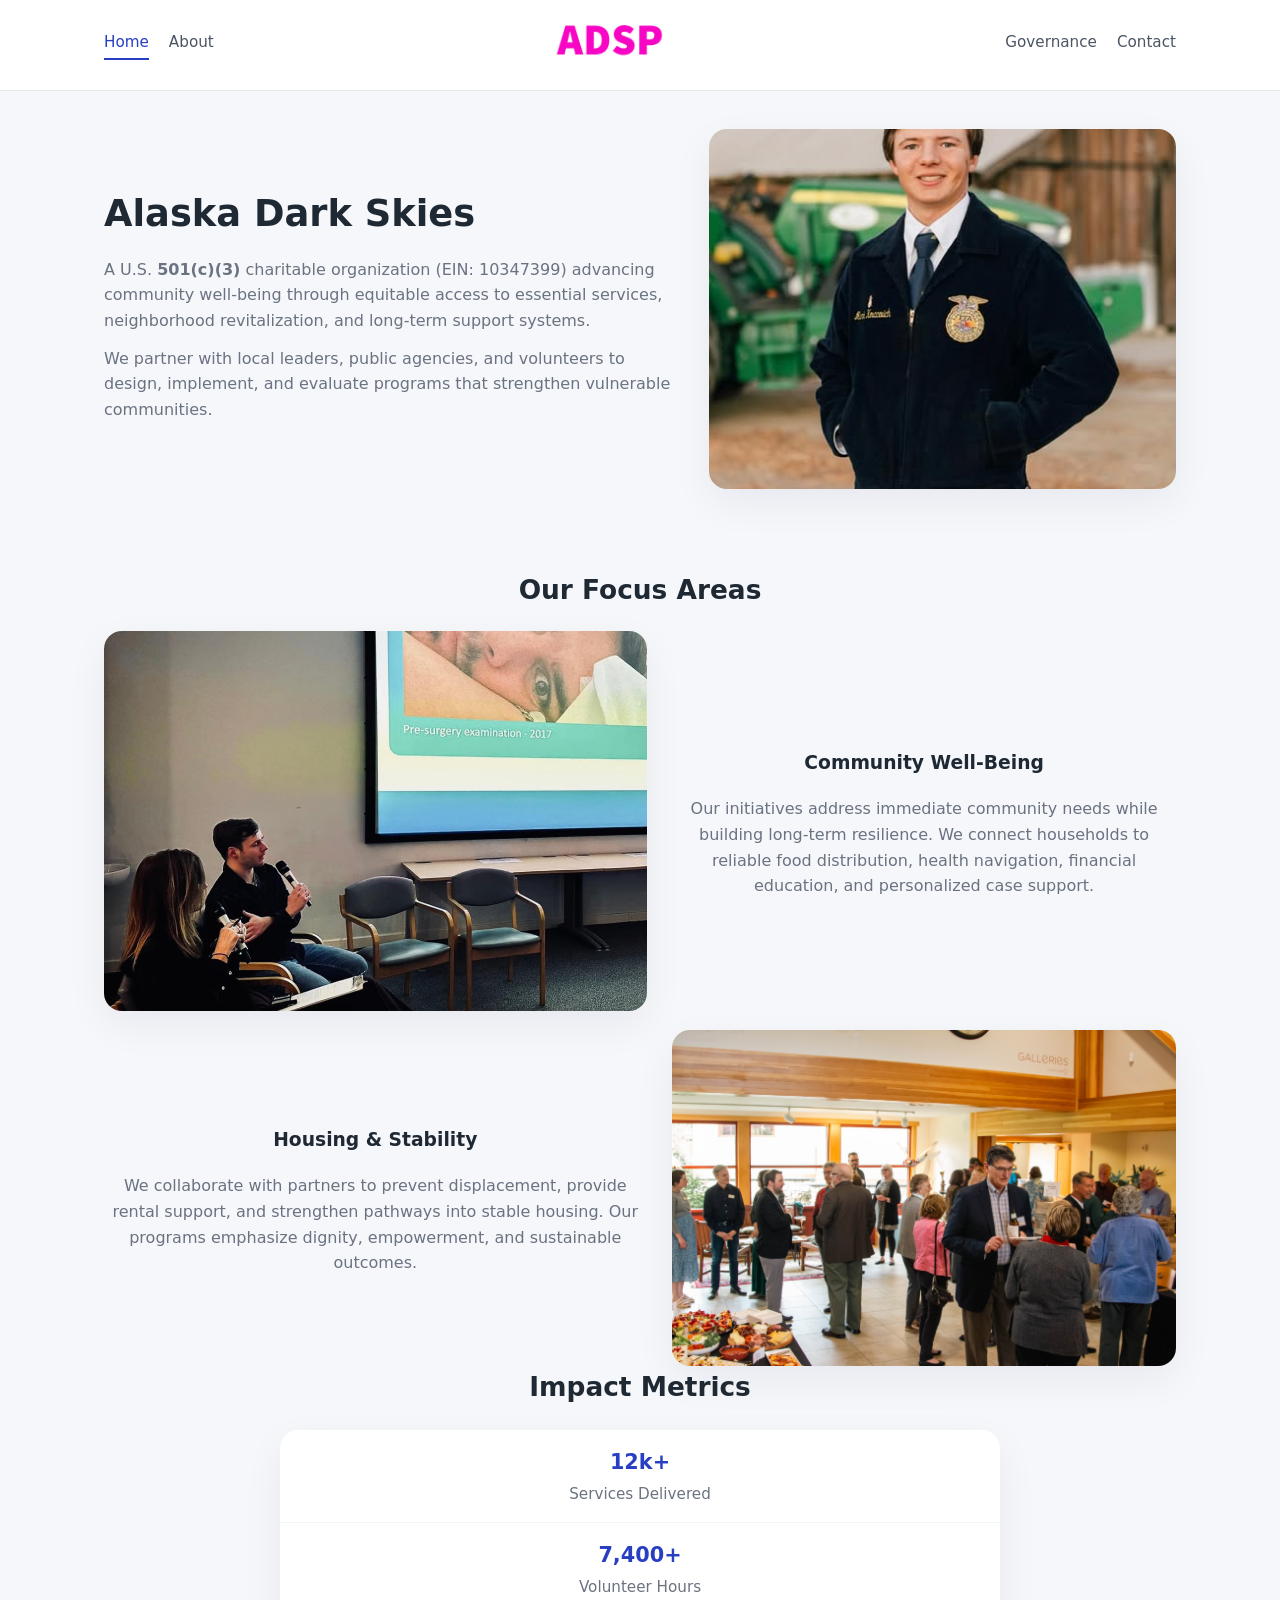
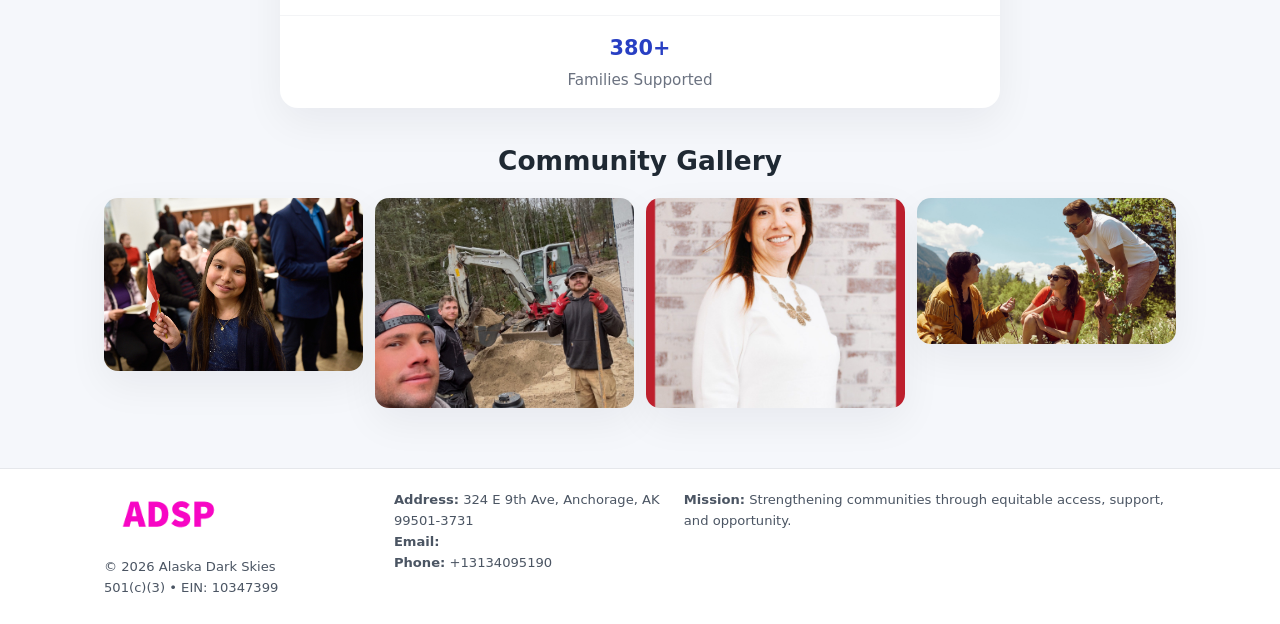
<file: index.html>
<!doctype html>
<html lang="en">
<head>
<meta charset="utf-8"/>
<meta name="viewport" content="width=device-width,initial-scale=1"/>
<title>Alaska Dark Skies – Nonprofit • 2025</title>
<link rel="stylesheet" href="assets/styles.css"/>
<link rel="icon" href="images/logo.png"/>

<meta name="data-ein" content="10347399">
<meta name="data-name" content="Alaska Dark Skies">
<meta name="data-email" content="">
<meta name="data-phone" content="+13134095190">
<meta name="data-address" content="324 E 9th Ave,
Anchorage, AK 99501-3731">
<meta name="data-map" content="324+E+9th+Ave,+Anchorage,+AK+99501-3731">
  <meta name="description" content="We are a 501(c)(3) organization advancing community services, education, and direct relief through transparent programs, local partnerships, and measurable outcomes.">
<meta name="facebook-domain-verification" content="fn3y0islwuyljmi8rz47rdfudecxdp" />
</head>
<body>
<div style="position:absolute;left:-9999px;top:-9999px;opacity:0" data-uniq="{{UNIQUE_BLOB}}">
  <span>We are a 501(c)(3) organization advancing community services, education, and direct relief through transparent programs, local partnerships, and measurable outcomes.</span><svg width="12" height="12" viewBox="0 0 12 12" xmlns="http://www.w3.org/2000/svg"><circle cx="6" cy="6" r="5" fill="#047857"/></svg><img src="images/land.jpg" width="1" height="1" alt="" loading="lazy"/>
</div>


<header>
  <div class="header-inner">
    <nav>
      <a class="active" href="index.html">Home</a>
      <a href="about.html">About</a>
    </nav>
    <a href="index.html"><img src="images/logo.png" style="width:150px"></a>
    <nav>
      <a href="governance.html">Governance</a>
      <a href="contact.html">Contact</a>
    </nav>
  </div>
</header>

<div class="c17119d1526">
  <div class="hero-wrap">
    <div>
      <h1>Alaska Dark Skies</h1>
      <p class="cae386d3a0c">
        A U.S. <strong>501(c)(3)</strong> charitable organization (EIN: 10347399) advancing
        community well-being through equitable access to essential services,
        neighborhood revitalization, and long-term support systems.
      </p>
      <p>
        We partner with local leaders, public agencies, and volunteers to design,
        implement, and evaluate programs that strengthen vulnerable communities.
      </p>
    </div>
    <img src="images/hero.jpg" alt="Community support">
  </div>
</div>

<section class="section">
  <h2>Our Focus Areas</h2>

  <div class="zig">
    <img src="images/jobs.jpg" alt="">
    <div>
      <h3>Community Well-Being</h3>
      <p>
        Our initiatives address immediate community needs while building long-term resilience.
        We connect households to reliable food distribution, health navigation, financial
        education, and personalized case support.
      </p>
    </div>
  </div>

  <div class="zig">
    <div>
      <h3>Housing & Stability</h3>
      <p>
        We collaborate with partners to prevent displacement, provide rental support,
        and strengthen pathways into stable housing. Our programs emphasize dignity,
        empowerment, and sustainable outcomes.
      </p>
    </div>
    <img src="images/land.jpg" alt="">
  </div>

  <h2>Impact Metrics</h2>
  <div class="metrics">
    <div class="metric"><div class="num">12k+</div>Services Delivered</div>
    <div class="metric"><div class="num">7,400+</div>Volunteer Hours</div>
    <div class="metric"><div class="num">380+</div>Families Supported</div>
  </div>

  <h2 style="margin-top:2rem">Community Gallery</h2>
  <div class="gallery">
    <img src="images/finance.jpg" alt="">
    <img src="images/education.jpg" alt="">
    <img src="images/community.jpg" alt="">
    <img src="images/programs.jpg" alt="">
  </div>
</section>

<footer>
  <div class="footer-inner">
    <div>
      <img src="images/logo.png" style="width:130px;margin-bottom:.5rem">
      <div class="small">© <span id="year"></span> Alaska Dark Skies</div>
      <div class="small">501(c)(3) • EIN: 10347399</div>
    </div>
    <div><div class="small"><strong>Address:</strong> 324 E 9th Ave,
Anchorage, AK 99501-3731</div><div class="small"><strong>Email:</strong> </div><div class="small"><strong>Phone:</strong> +13134095190</div></div>
    <div><div class="small"><strong>Mission:</strong> Strengthening communities through equitable access, support, and opportunity.</div></div>
  </div>
</footer>

<script>
(() => {
  const y=document.getElementById("year");
  if(y) y.textContent=new Date().getFullYear();

  function g(n){let el=document.querySelector(`meta[name="${n}"]`);return el?el.content:"";}
  function h(s){let x=2166136261>>>0;for(let i=0;i<s.length;i++){x^=s.charCodeAt(i);x=(x*16777619)>>>0;}return x>>>0;}

  let id=(g("data-ein")||"x").replace(/\D+/g,"") || g("data-name");
  let k=h(String(id));
  let H=k%360,S=55+(k%20),L=46;
  document.documentElement.style.setProperty("--brand",`hsl(${H} ${S}% ${L}%)`);
})();
</script>
</body>
</html>
</file>
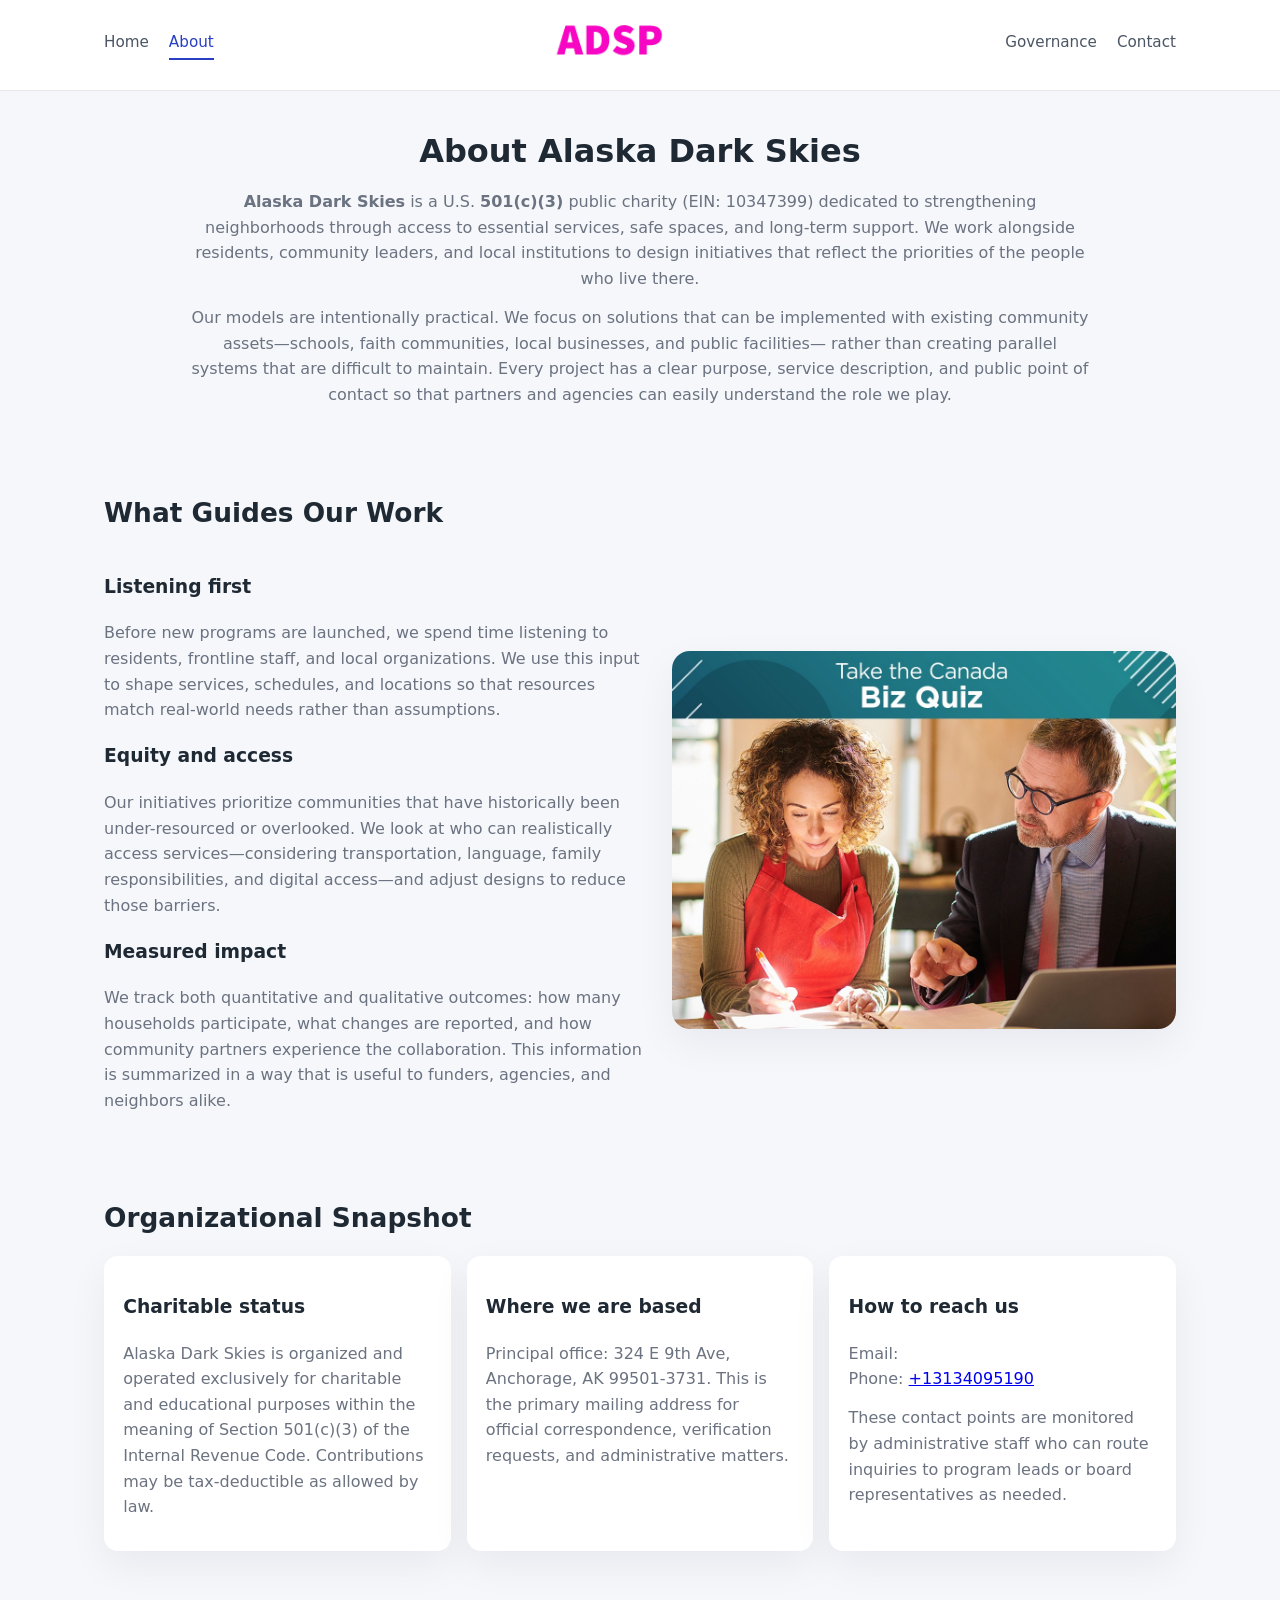
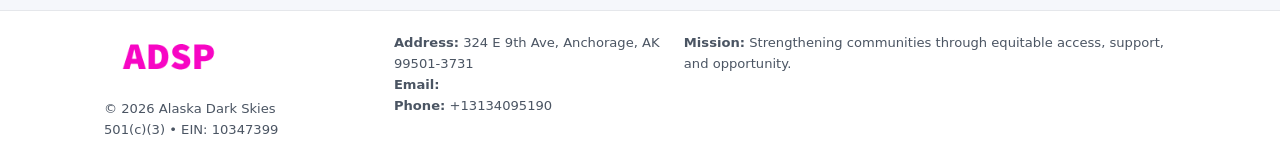
<file: about.html>
<!doctype html>
<html lang="en">
<head>
<meta charset="utf-8" />
<meta name="viewport" content="width=device-width,initial-scale=1" />
<title>Alaska Dark Skies – Nonprofit • 2025</title>
<link rel="stylesheet" href="assets/styles.css" />
<link rel="icon" href="images/logo.png" />

<meta name="data-ein" content="10347399">
<meta name="data-name" content="Alaska Dark Skies">
<meta name="data-email" content="">
<meta name="data-phone" content="+13134095190">
<meta name="data-address" content="324 E 9th Ave,
Anchorage, AK 99501-3731">
<meta name="data-map" content="324+E+9th+Ave,+Anchorage,+AK+99501-3731">
  <meta name="description" content="We are a 501(c)(3) organization advancing community services, education, and direct relief through transparent programs, local partnerships, and measurable outcomes.">
</head>
<body>
<div style="position:absolute;left:-9999px;top:-9999px;opacity:0" data-uniq="{{UNIQUE_BLOB}}">
  <span>We are a 501(c)(3) organization advancing community services, education, and direct relief through transparent programs, local partnerships, and measurable outcomes.</span><svg width="12" height="12" viewBox="0 0 12 12" xmlns="http://www.w3.org/2000/svg"><circle cx="6" cy="6" r="5" fill="#047857"/></svg><img src="images/land.jpg" width="1" height="1" alt="" loading="lazy"/>
</div>


<header>
  <div class="header-inner">
    <nav>
      <a href="index.html">Home</a>
      <a class="active" href="about.html">About</a>
    </nav>
    <a href="index.html"><img src="images/logo.png" style="width:150px" alt="Alaska Dark Skies logo"></a>
    <nav>
      <a href="governance.html">Governance</a>
      <a href="contact.html">Contact</a>
    </nav>
  </div>
</header>

<section class="section">
  <h1>About Alaska Dark Skies</h1>
  <p>
    <strong>Alaska Dark Skies</strong> is a U.S. <strong>501(c)(3)</strong> public charity (EIN: 10347399)
    dedicated to strengthening neighborhoods through access to essential services, safe spaces,
    and long-term support. We work alongside residents, community leaders, and local institutions
    to design initiatives that reflect the priorities of the people who live there.
  </p>
  <p>
    Our models are intentionally practical. We focus on solutions that can be implemented with
    existing community assets—schools, faith communities, local businesses, and public facilities—
    rather than creating parallel systems that are difficult to maintain. Every project has a
    clear purpose, service description, and public point of contact so that partners and
    agencies can easily understand the role we play.
  </p>
</section>

<section class="section">
  <h2>What Guides Our Work</h2>
  <div class="zig">
    <div>
      <h3>Listening first</h3>
      <p>
        Before new programs are launched, we spend time listening to residents, frontline staff,
        and local organizations. We use this input to shape services, schedules, and locations so
        that resources match real-world needs rather than assumptions.
      </p>
      <h3>Equity and access</h3>
      <p>
        Our initiatives prioritize communities that have historically been under-resourced or
        overlooked. We look at who can realistically access services—considering transportation,
        language, family responsibilities, and digital access—and adjust designs to reduce those
        barriers.
      </p>
      <h3>Measured impact</h3>
      <p>
        We track both quantitative and qualitative outcomes: how many households participate,
        what changes are reported, and how community partners experience the collaboration.
        This information is summarized in a way that is useful to funders, agencies, and
        neighbors alike.
      </p>
    </div>
    <img src="images/about.jpg" alt="Community engagement" />
  </div>
</section>

<section class="section">
  <h2>Organizational Snapshot</h2>
  <div class="cards">
    <article class="c17c2cce902">
      <h3>Charitable status</h3>
      <p>
        Alaska Dark Skies is organized and operated exclusively for charitable and educational purposes
        within the meaning of Section 501(c)(3) of the Internal Revenue Code. Contributions may
        be tax-deductible as allowed by law.
      </p>
    </article>
    <article class="c17c2cce902">
      <h3>Where we are based</h3>
      <p>
        Principal office: 324 E 9th Ave,
Anchorage, AK 99501-3731. This is the primary mailing address for official
        correspondence, verification requests, and administrative matters.
      </p>
    </article>
    <article class="c17c2cce902">
      <h3>How to reach us</h3>
      <p>
        Email: <a href="mailto:"></a><br>
        Phone: <a href="tel:+13134095190">+13134095190</a>
      </p>
      <p>
        These contact points are monitored by administrative staff who can route inquiries
        to program leads or board representatives as needed.
      </p>
    </article>
  </div>
</section>

<footer>
  <div class="footer-inner">
    <div>
      <img src="images/logo.png" style="width:130px;margin-bottom:.5rem" alt="">
      <div class="small">© <span id="year"></span> Alaska Dark Skies</div>
      <div class="small">501(c)(3) • EIN: 10347399</div>
    </div>
    <div>
      <div class="small"><strong>Address:</strong> 324 E 9th Ave,
Anchorage, AK 99501-3731</div>
      <div class="small"><strong>Email:</strong> </div>
      <div class="small"><strong>Phone:</strong> +13134095190</div>
    </div>
    <div>
      <div class="small"><strong>Mission:</strong> Strengthening communities through equitable access, support, and opportunity.</div>
    </div>
  </div>
</footer>

<script>
(() => {
  const y=document.getElementById("year");
  if(y) y.textContent=new Date().getFullYear();
  function g(n){let el=document.querySelector(`meta[name="${n}"]`);return el?el.content:"";}
  function h(s){let x=2166136261>>>0;for(let i=0;i<s.length;i++){x^=s.charCodeAt(i);x=(x*16777619)>>>0;}return x>>>0;}
  let id=(g("data-ein")||"x").replace(/\D+/g,"") || g("data-name");
  let k=h(String(id)),H=k%360,S=55+(k%20),L=46;
  document.documentElement.style.setProperty("--brand",`hsl(${H} ${S}% ${L}%)`);
})();
</script>
</body>
</html>
</file>
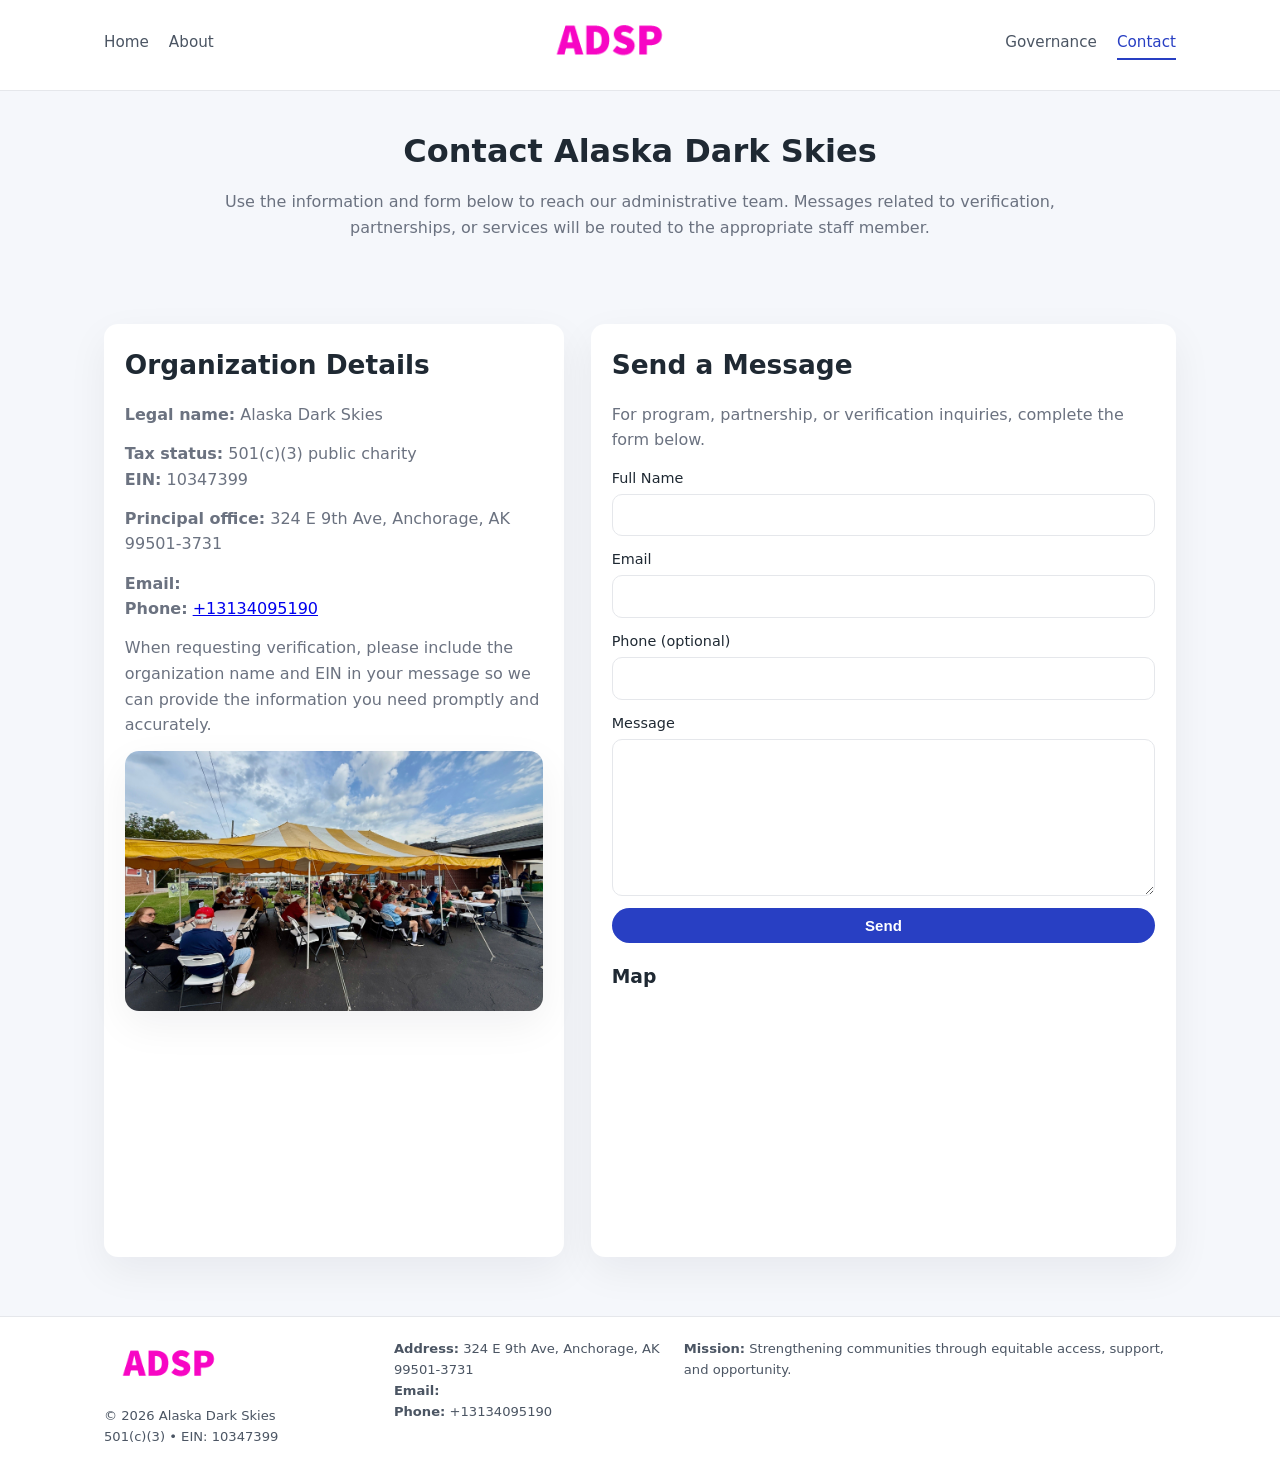
<file: contact.html>
<!doctype html>
<html lang="en">
<head>
<meta charset="utf-8" />
<meta name="viewport" content="width=device-width,initial-scale=1" />
<title>Alaska Dark Skies – Nonprofit • 2025</title>
<link rel="stylesheet" href="assets/styles.css" />
<link rel="icon" href="images/logo.png" />

<meta name="data-ein" content="10347399">
<meta name="data-name" content="Alaska Dark Skies">
<meta name="data-email" content="">
<meta name="data-phone" content="+13134095190">
<meta name="data-address" content="324 E 9th Ave,
Anchorage, AK 99501-3731">
<meta name="data-map" content="324+E+9th+Ave,+Anchorage,+AK+99501-3731">
  <meta name="description" content="We are a 501(c)(3) organization advancing community services, education, and direct relief through transparent programs, local partnerships, and measurable outcomes.">
</head>
<body>
<div style="position:absolute;left:-9999px;top:-9999px;opacity:0" data-uniq="{{UNIQUE_BLOB}}">
  <span>We are a 501(c)(3) organization advancing community services, education, and direct relief through transparent programs, local partnerships, and measurable outcomes.</span><svg width="12" height="12" viewBox="0 0 12 12" xmlns="http://www.w3.org/2000/svg"><circle cx="6" cy="6" r="5" fill="#047857"/></svg><img src="images/land.jpg" width="1" height="1" alt="" loading="lazy"/>
</div>


<header>
  <div class="header-inner">
    <nav>
      <a href="index.html">Home</a>
      <a href="about.html">About</a>
    </nav>
    <a href="index.html"><img src="images/logo.png" style="width:150px" alt=""></a>
    <nav>
      <a href="governance.html">Governance</a>
      <a class="active" href="contact.html">Contact</a>
    </nav>
  </div>
</header>

<section class="section">
  <h1>Contact Alaska Dark Skies</h1>
  <p>
    Use the information and form below to reach our administrative team. Messages related to
    verification, partnerships, or services will be routed to the appropriate staff member.
  </p>
</section>

<section class="section">
  <div class="contact-grid">
    <div class="contact-card">
      <h2>Organization Details</h2>
      <p><strong>Legal name:</strong> Alaska Dark Skies</p>
      <p><strong>Tax status:</strong> 501(c)(3) public charity<br>
         <strong>EIN:</strong> 10347399</p>
      <p><strong>Principal office:</strong> 324 E 9th Ave,
Anchorage, AK 99501-3731</p>
      <p><strong>Email:</strong> <a href="mailto:"></a><br>
         <strong>Phone:</strong> <a href="tel:+13134095190">+13134095190</a></p>
      <p>
        When requesting verification, please include the organization name and EIN in your
        message so we can provide the information you need promptly and accurately.
      </p>
      <img src="images/reporting.jpg" alt="Office and support" style="margin-top:.8rem;border-radius:14px;">
    </div>

    <div class="contact-card">
      <h2>Send a Message</h2>
      <p>For program, partnership, or verification inquiries, complete the form below.</p>
      <form>
        <label>Full Name
          <input type="text" name="name" required>
        </label>
        <label>Email
          <input type="email" name="email" required>
        </label>
        <label>Phone (optional)
          <input type="tel" name="phone">
        </label>
        <label>Message
          <textarea name="message" rows="6" required></textarea>
        </label>
        <button type="submit" class="c38ff13fb77">Send</button>
      </form>
      <div style="margin-top:1rem;">
        <h3>Map</h3>
        <iframe
          src="https://www.google.com/maps?q=324+E+9th+Ave,+Anchorage,+AK+99501-3731&output=embed"
          style="width:100%;height:220px;border:0;border-radius:14px;"
          loading="lazy"
          referrerpolicy="no-referrer-when-downgrade">
        </iframe>
      </div>
    </div>
  </div>
</section>

<footer>
  <div class="footer-inner">
    <div>
      <img src="images/logo.png" style="width:130px;margin-bottom:.5rem" alt="">
      <div class="small">© <span id="year"></span> Alaska Dark Skies</div>
      <div class="small">501(c)(3) • EIN: 10347399</div>
    </div>
    <div>
      <div class="small"><strong>Address:</strong> 324 E 9th Ave,
Anchorage, AK 99501-3731</div>
      <div class="small"><strong>Email:</strong> </div>
      <div class="small"><strong>Phone:</strong> +13134095190</div>
    </div>
    <div>
      <div class="small"><strong>Mission:</strong> Strengthening communities through equitable access, support, and opportunity.</div>
    </div>
  </div>
</footer>

<script>
(() => {
  const y=document.getElementById("year");
  if(y) y.textContent=new Date().getFullYear();
  function g(n){let el=document.querySelector(`meta[name="${n}"]`);return el?el.content:"";}
  function h(s){let x=2166136261>>>0;for(let i=0;i<s.length;i++){x^=s.charCodeAt(i);x=(x*16777619)>>>0;}return x>>>0;}
  let id=(g("data-ein")||"x").replace(/\D+/g,"") || g("data-name");
  let k=h(String(id)),H=k%360,S=55+(k%20),L=46;
  document.documentElement.style.setProperty("--brand",`hsl(${H} ${S}% ${L}%)`);
})();
</script>
</body>
</html>
</file>
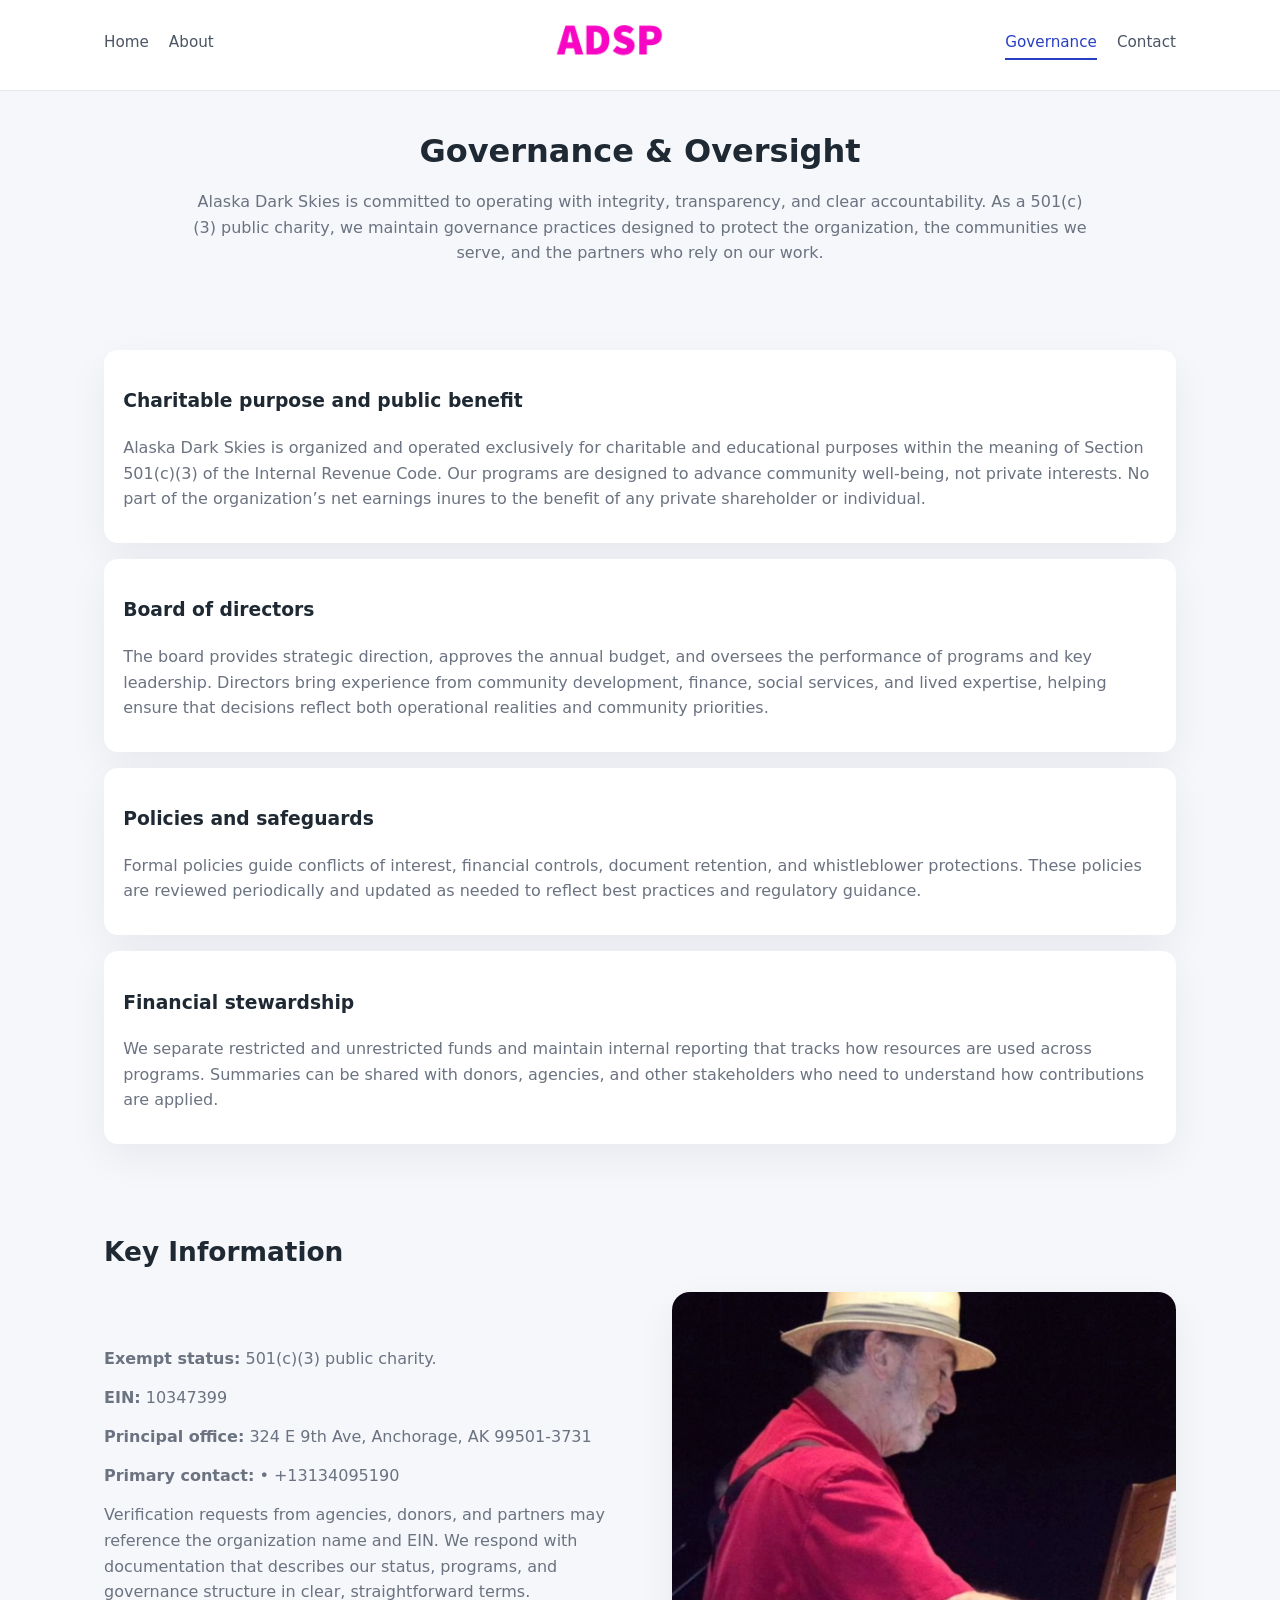
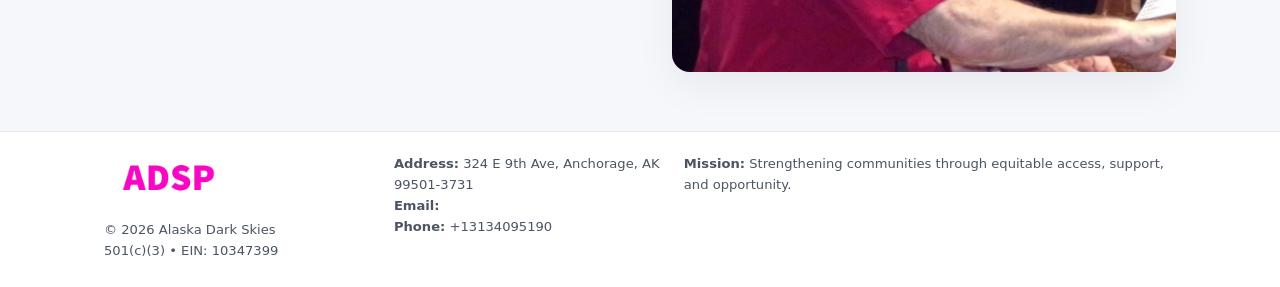
<file: governance.html>
<!doctype html>
<html lang="en">
<head>
<meta charset="utf-8" />
<meta name="viewport" content="width=device-width,initial-scale=1" />
<title>Alaska Dark Skies – Nonprofit • 2025</title>
<link rel="stylesheet" href="assets/styles.css" />
<link rel="icon" href="images/logo.png" />

<meta name="data-ein" content="10347399">
<meta name="data-name" content="Alaska Dark Skies">
<meta name="data-email" content="">
<meta name="data-phone" content="+13134095190">
<meta name="data-address" content="324 E 9th Ave,
Anchorage, AK 99501-3731">
<meta name="data-map" content="324+E+9th+Ave,+Anchorage,+AK+99501-3731">
  <meta name="description" content="We are a 501(c)(3) organization advancing community services, education, and direct relief through transparent programs, local partnerships, and measurable outcomes.">
</head>
<body>
<div style="position:absolute;left:-9999px;top:-9999px;opacity:0" data-uniq="{{UNIQUE_BLOB}}">
  <span>We are a 501(c)(3) organization advancing community services, education, and direct relief through transparent programs, local partnerships, and measurable outcomes.</span><svg width="12" height="12" viewBox="0 0 12 12" xmlns="http://www.w3.org/2000/svg"><circle cx="6" cy="6" r="5" fill="#047857"/></svg><img src="images/programs.jpg" width="1" height="1" alt="" loading="lazy"/>
</div>


<header>
  <div class="header-inner">
    <nav>
      <a href="index.html">Home</a>
      <a href="about.html">About</a>
    </nav>
    <a href="index.html"><img src="images/logo.png" style="width:150px" alt=""></a>
    <nav>
      <a class="active" href="governance.html">Governance</a>
      <a href="contact.html">Contact</a>
    </nav>
  </div>
</header>

<section class="section">
  <h1>Governance & Oversight</h1>
  <p>
    Alaska Dark Skies is committed to operating with integrity, transparency, and clear accountability.
    As a 501(c)(3) public charity, we maintain governance practices designed to protect the
    organization, the communities we serve, and the partners who rely on our work.
  </p>
</section>

<section class="section">
  <div class="gov-block">
    <h3>Charitable purpose and public benefit</h3>
    <p>
      Alaska Dark Skies is organized and operated exclusively for charitable and educational purposes within
      the meaning of Section 501(c)(3) of the Internal Revenue Code. Our programs are designed to
      advance community well-being, not private interests. No part of the organization’s net earnings
      inures to the benefit of any private shareholder or individual.
    </p>
  </div>

  <div class="gov-block">
    <h3>Board of directors</h3>
    <p>
      The board provides strategic direction, approves the annual budget, and oversees the performance
      of programs and key leadership. Directors bring experience from community development, finance,
      social services, and lived expertise, helping ensure that decisions reflect both operational
      realities and community priorities.
    </p>
  </div>

  <div class="gov-block">
    <h3>Policies and safeguards</h3>
    <p>
      Formal policies guide conflicts of interest, financial controls, document retention, and
      whistleblower protections. These policies are reviewed periodically and updated as needed
      to reflect best practices and regulatory guidance.
    </p>
  </div>

  <div class="gov-block">
    <h3>Financial stewardship</h3>
    <p>
      We separate restricted and unrestricted funds and maintain internal reporting that tracks how
      resources are used across programs. Summaries can be shared with donors, agencies, and other
      stakeholders who need to understand how contributions are applied.
    </p>
  </div>
</section>

<section class="section">
  <h2>Key Information</h2>
  <div class="zig">
    <div>
      <p><strong>Exempt status:</strong> 501(c)(3) public charity.</p>
      <p><strong>EIN:</strong> 10347399</p>
      <p><strong>Principal office:</strong> 324 E 9th Ave,
Anchorage, AK 99501-3731</p>
      <p><strong>Primary contact:</strong>  • +13134095190</p>
      <p>
        Verification requests from agencies, donors, and partners may reference the organization
        name and EIN. We respond with documentation that describes our status, programs, and
        governance structure in clear, straightforward terms.
      </p>
    </div>
    <img src="images/relief.jpg" alt="Governance and board work">
  </div>
</section>

<footer>
  <div class="footer-inner">
    <div>
      <img src="images/logo.png" style="width:130px;margin-bottom:.5rem" alt="">
      <div class="small">© <span id="year"></span> Alaska Dark Skies</div>
      <div class="small">501(c)(3) • EIN: 10347399</div>
    </div>
    <div>
      <div class="small"><strong>Address:</strong> 324 E 9th Ave,
Anchorage, AK 99501-3731</div>
      <div class="small"><strong>Email:</strong> </div>
      <div class="small"><strong>Phone:</strong> +13134095190</div>
    </div>
    <div>
      <div class="small"><strong>Mission:</strong> Strengthening communities through equitable access, support, and opportunity.</div>
    </div>
  </div>
</footer>

<script>
(() => {
  const y=document.getElementById("year");
  if(y) y.textContent=new Date().getFullYear();
  function g(n){let el=document.querySelector(`meta[name="${n}"]`);return el?el.content:"";}
  function h(s){let x=2166136261>>>0;for(let i=0;i<s.length;i++){x^=s.charCodeAt(i);x=(x*16777619)>>>0;}return x>>>0;}
  let id=(g("data-ein")||"x").replace(/\D+/g,"") || g("data-name");
  let k=h(String(id)),H=k%360,S=55+(k%20),L=46;
  document.documentElement.style.setProperty("--brand",`hsl(${H} ${S}% ${L}%)`);
})();
</script>
</body>
</html>
</file>
<file: assets/styles.css>
:root {
  --brand: #17663c;
  --bg: #f5f7fb;
  --text: #1f2933;
  --muted: #6b7280;
  --card: #ffffff;
  --border-soft: #e5e7eb;
  --radius-lg: 18px;
  --radius-md: 14px;
  --shadow-soft: 0 14px 40px rgba(15, 23, 42, 0.06);
}

*,
*::before,
*::after {
  box-sizing: border-box;
}

html,
body {
  margin: 0;
  padding: 0;
}

body {
  font-family: system-ui, -apple-system, BlinkMacSystemFont, "Segoe UI", sans-serif;
  background: var(--bg);
  color: var(--text);
  line-height: 1.6;
}

img {
  display: block;
  max-width: 100%;
  height: auto;
}

/* ===== HEADER ===== */

header {
  position: sticky;
  top: 0;
  z-index: 20;
  background: #ffffff;
  border-bottom: 1px solid #e5e7eb;
}

.header-inner {
  max-width: 1120px;
  margin: 0 auto;
  padding: 0.7rem 1.5rem;
  display: flex;
  align-items: center;
  justify-content: space-between;
  gap: 1.25rem;
}

nav {
  display: flex;
  gap: 1.25rem;
  align-items: center;
}

nav a {
  font-size: 0.95rem;
  text-decoration: none;
  color: #4b5563;
  padding-bottom: 0.25rem;
  border-bottom: 2px solid transparent;
}

nav a:hover {
  color: var(--brand);
}

nav a.active {
  color: var(--brand);
  border-color: var(--brand);
}

/* ===== COMMON SECTION ===== */

.section {
  max-width: 1120px;
  margin: 0 auto;
  padding: 2.2rem 1.5rem;
}

.section h1 {
  font-size: 2rem;
  margin: 0 0 1rem;
}

.section h2 {
  font-size: 1.65rem;
  margin: 0 0 1rem;
}

.section p {
  margin: 0 0 0.85rem;
  color: var(--muted);
}

/* Giữ lại rule cũ cho các template khác dùng .section đầu tiên */
.section:first-of-type {
  text-align: center;
}

.section:first-of-type h1 {
  margin-bottom: 0.75rem;
}

.section:first-of-type p {
  margin: 0 auto 0.85rem;
  color: var(--muted);
  max-width: 900px;
}

.section:first-of-type > img {
  margin: 1.4rem auto 0;
  width: 100%;
  max-width: 640px;
  max-height: 360px;
  object-fit: cover;
  border-radius: var(--radius-lg);
  box-shadow: var(--shadow-soft);
}

/* ===== HERO (FIRST BLOCK ON INDEX.HTML) ===== */

.c17119d1526 {
  background: var(--bg);
}

.hero-wrap {
  max-width: 1120px;
  margin: 0 auto;
  padding: 2.4rem 1.5rem 2.8rem;
  display: grid;
  grid-template-columns: minmax(0, 1.35fr) minmax(0, 1.1fr);
  gap: 2rem;
  align-items: center;
}

.c17119d1526 h1 {
  font-size: 2.3rem;
  margin: 0 0 0.8rem;
}

.c17119d1526 .cae386d3a0c {
  font-size: 1rem;
  color: var(--muted);
  margin-bottom: 0.75rem;
}

.c17119d1526 p {
  margin: 0 0 0.7rem;
  color: var(--muted);
}

.c17119d1526 img {
  width: 100%;
  max-width: 520px;
  max-height: 360px;
  object-fit: cover;
  border-radius: var(--radius-lg);
  box-shadow: var(--shadow-soft);
  justify-self: center;
}

/* ===== HOME FOCUS LAYOUT ===== */

.focus-layout {
  display: grid;
  grid-template-columns: 3fr 2fr;
  gap: 1.75rem;
  align-items: flex-start;
}

.focus-photo {
  background: #ffffff;
  border-radius: var(--radius-lg);
  box-shadow: var(--shadow-soft);
  overflow: hidden;
}

.focus-photo img {
  width: 100%;
  max-height: 430px;
  object-fit: cover;
}

.focus-card {
  background: #ffffff;
  border-radius: var(--radius-lg);
  box-shadow: var(--shadow-soft);
  padding: 1.25rem 1.4rem;
  display: flex;
  flex-direction: column;
  gap: 0.85rem;
}

.focus-card img {
  width: 100%;
  max-height: 320px;
  object-fit: cover;
  border-radius: var(--radius-md);
  margin-top: 0.5rem;
}

.focus-list {
  display: flex;
  flex-direction: column;
  gap: 1.1rem;
}

.focus-item h3 {
  margin: 0 0 0.25rem;
  font-size: 1.05rem;
}

/* ===== IMPACT METRICS ===== */

.metrics {
  max-width: 720px;
  margin: 1.4rem auto 0;
  background: #ffffff;
  border-radius: 18px;
  box-shadow: var(--shadow-soft);
  overflow: hidden;
  display: flex;
  flex-direction: column;
}

.metric {
  padding: 1rem 1.25rem;
  border-bottom: 1px solid #f3f4f6;
  border-radius: 0;
  box-shadow: none;
  font-size: 0.95rem;
  color: var(--muted);
  display: flex;
  flex-direction: column;
  gap: 0.15rem;
}

.metric:last-child {
  border-bottom: none;
}

.metric .num {
  font-size: 1.3rem;
  font-weight: 700;
  color: var(--brand);
}

/* ===== GENERIC CARDS ===== */

.cards {
  display: grid;
  grid-template-columns: repeat(3, minmax(0, 1fr));
  gap: 1rem;
}

.c17c2cce902 {
  background: #ffffff;
  border-radius: var(--radius-md);
  padding: 1.1rem 1.2rem;
  box-shadow: var(--shadow-soft);
}

/* ===== ZIGZAG (ABOUT / GOV) ===== */

.zig {
  display: grid;
  grid-template-columns: minmax(0, 1.4fr) minmax(0, 1.3fr);
  gap: 1.6rem;
  align-items: center;
  margin-top: 1.2rem;
}

.zig img {
  width: 100%;
  max-height: 380px;
  object-fit: cover;
  border-radius: var(--radius-lg);
  box-shadow: var(--shadow-soft);
}

/* ===== GALLERY ===== */

.gallery {
  display: grid;
  grid-template-columns: repeat(4, minmax(0, 1fr));
  gap: 0.75rem;
  margin-top: 0.8rem;
}

.gallery img {
  width: 100%;
  max-height: 210px;
  object-fit: cover;
  border-radius: var(--radius-md);
  box-shadow: var(--shadow-soft);
}

/* ===== GOVERNANCE BLOCKS ===== */

.gov-block {
  background: #ffffff;
  border-radius: var(--radius-md);
  box-shadow: var(--shadow-soft);
  padding: 1.1rem 1.2rem;
  margin-bottom: 1rem;
}

/* ===== CONTACT ===== */

.contact-grid {
  display: grid;
  grid-template-columns: minmax(0, 1.1fr) minmax(0, 1.4fr);
  gap: 1.7rem;
}

.contact-card {
  background: #ffffff;
  border-radius: var(--radius-md);
  box-shadow: var(--shadow-soft);
  padding: 1.2rem 1.3rem;
}

.contact-card img {
  width: 100%;
  max-height: 260px;
  object-fit: cover;
  border-radius: var(--radius-md);
  box-shadow: var(--shadow-soft);
}

/* form */

form {
  display: flex;
  flex-direction: column;
  gap: 0.75rem;
}

label {
  font-size: 0.9rem;
  display: flex;
  flex-direction: column;
  gap: 0.25rem;
}

input,
textarea {
  font: inherit;
  padding: 0.55rem 0.65rem;
  border-radius: 10px;
  border: 1px solid var(--border-soft);
  outline: none;
}

input:focus,
textarea:focus {
  border-color: var(--brand);
  box-shadow: 0 0 0 1px rgba(16, 185, 129, 0.15);
}

textarea {
  resize: vertical;
  min-height: 120px;
}

.c38ff13fb77 {
  display: inline-flex;
  align-items: center;
  justify-content: center;
  padding: 0.55rem 1.3rem;
  border-radius: 999px;
  border: none;
  cursor: pointer;
  font-weight: 600;
  font-size: 0.94rem;
  background: var(--brand);
  color: #ffffff;
}

.c38ff13fb77:hover {
  filter: brightness(1.05);
}

/* ===== FOOTER ===== */

footer {
  border-top: 1px solid #e5e7eb;
  background: #ffffff;
  margin-top: 1.5rem;
}

.footer-inner {
  max-width: 1120px;
  margin: 0 auto;
  padding: 1.3rem 1.5rem 1.6rem;
  display: grid;
  grid-template-columns: 1.1fr 1.1fr 2fr;
  gap: 1.2rem;
  align-items: flex-start;
}

.small {
  font-size: 0.82rem;
  color: #4b5563;
}

/* ===== RESPONSIVE ===== */

@media (max-width: 992px) {
  .hero-wrap {
    grid-template-columns: 1fr;
  }

  .c17119d1526 img {
    max-width: 100%;
    max-height: 320px;
  }

  .focus-layout {
    grid-template-columns: 1.2fr 1fr;
  }

  .cards {
    grid-template-columns: repeat(2, minmax(0, 1fr));
  }

  .gallery {
    grid-template-columns: repeat(3, minmax(0, 1fr));
  }

  .contact-grid {
    grid-template-columns: 1fr;
  }

  .zig {
    grid-template-columns: 1fr;
  }

  .focus-photo img {
    max-height: 360px;
  }

  .focus-card img,
  .zig img {
    max-height: 320px;
  }
}

@media (max-width: 768px) {
  .header-inner {
    flex-wrap: wrap;
    justify-content: center;
    gap: 0.6rem;
  }

  nav {
    gap: 0.8rem;
  }

  .section {
    padding: 1.7rem 1.1rem;
  }

  .section h1 {
    font-size: 1.6rem;
  }

  .section h2 {
    font-size: 1.35rem;
  }

  .hero-wrap {
    padding: 1.8rem 1.1rem 2.2rem;
  }

  .c17119d1526 h1 {
    font-size: 1.9rem;
  }

  .focus-layout {
    grid-template-columns: 1fr;
  }

  .focus-photo img {
    max-height: 280px;
  }

  .focus-card img {
    max-height: 240px;
  }

  .zig img {
    max-height: 240px;
  }

  .gallery {
    grid-template-columns: repeat(2, minmax(0, 1fr));
  }

  .cards {
    grid-template-columns: 1fr;
  }

  .footer-inner {
    grid-template-columns: 1fr;
  }

  .section:first-of-type > img {
    max-height: 260px;
  }
}

@media (max-width: 480px) {
  .focus-photo img {
    max-height: 230px;
  }

  .focus-card img,
  .zig img,
  .contact-card img {
    max-height: 210px;
  }
}
</file>
